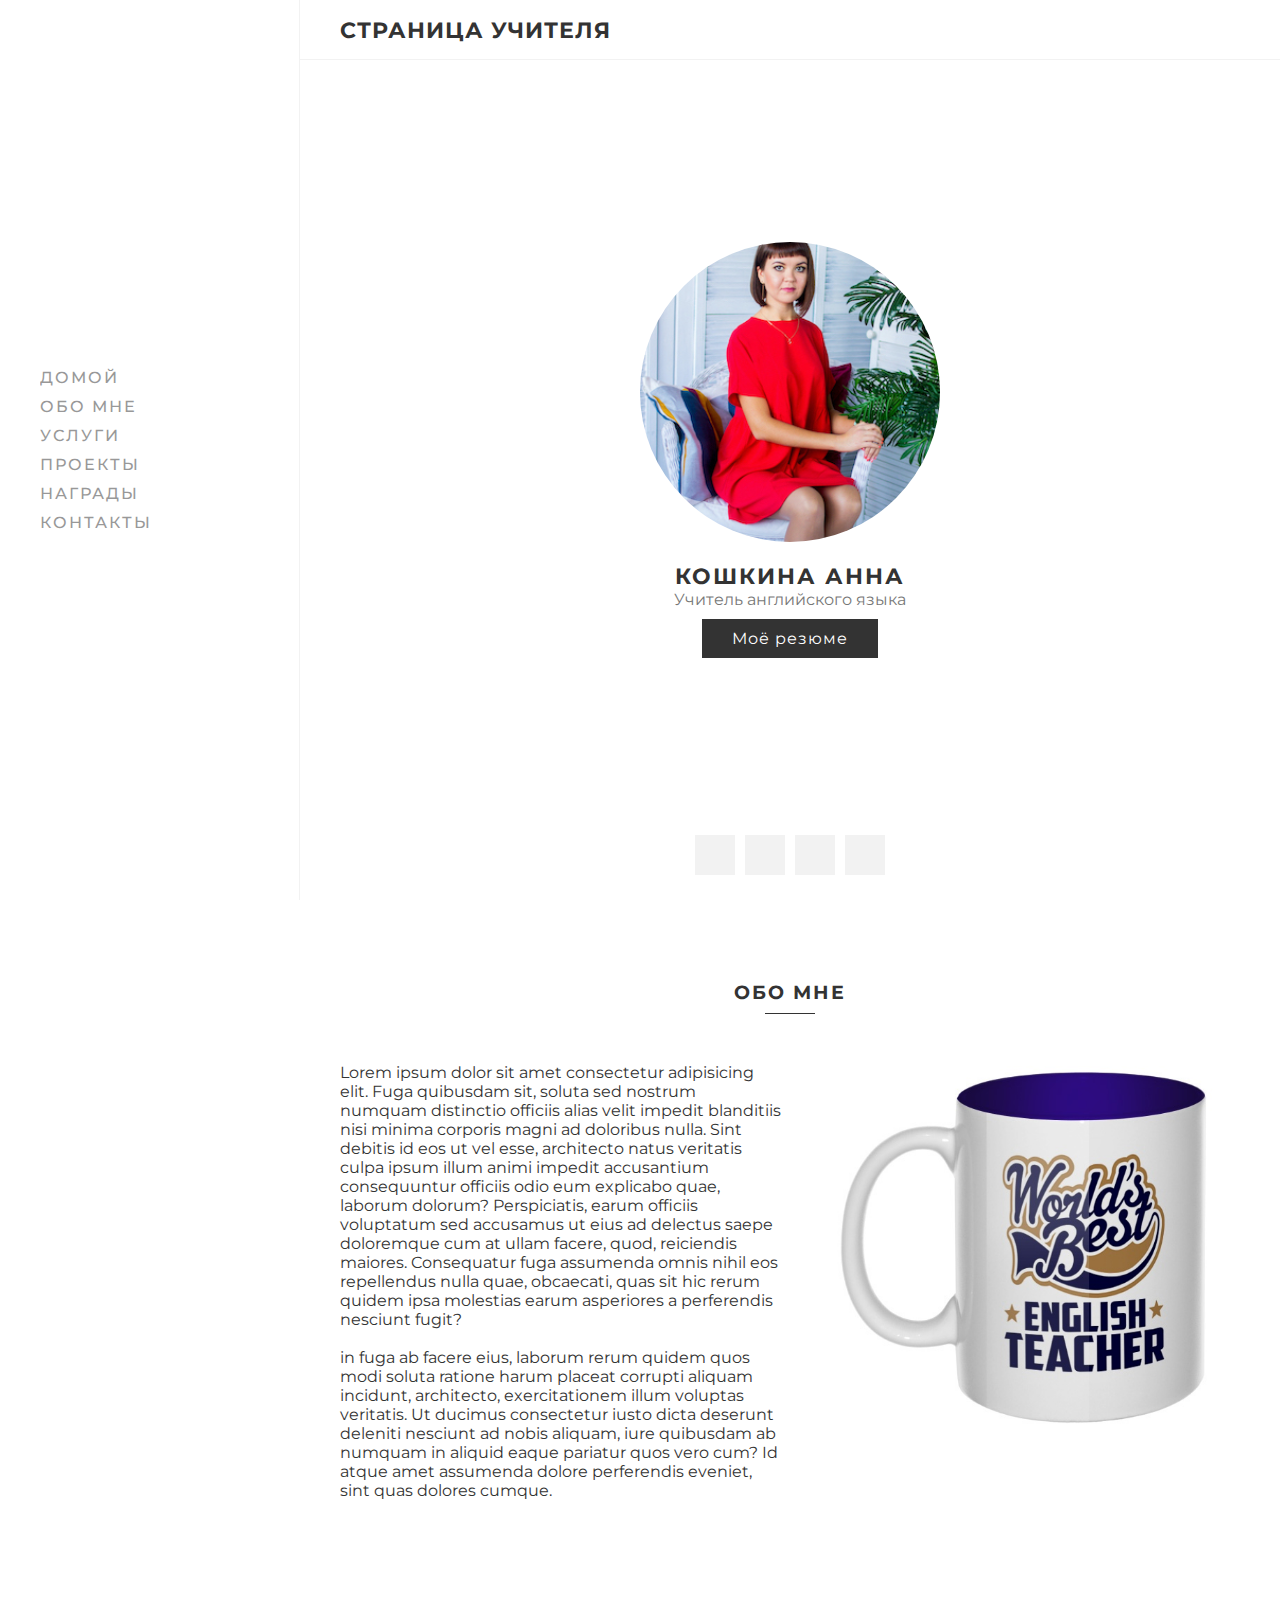
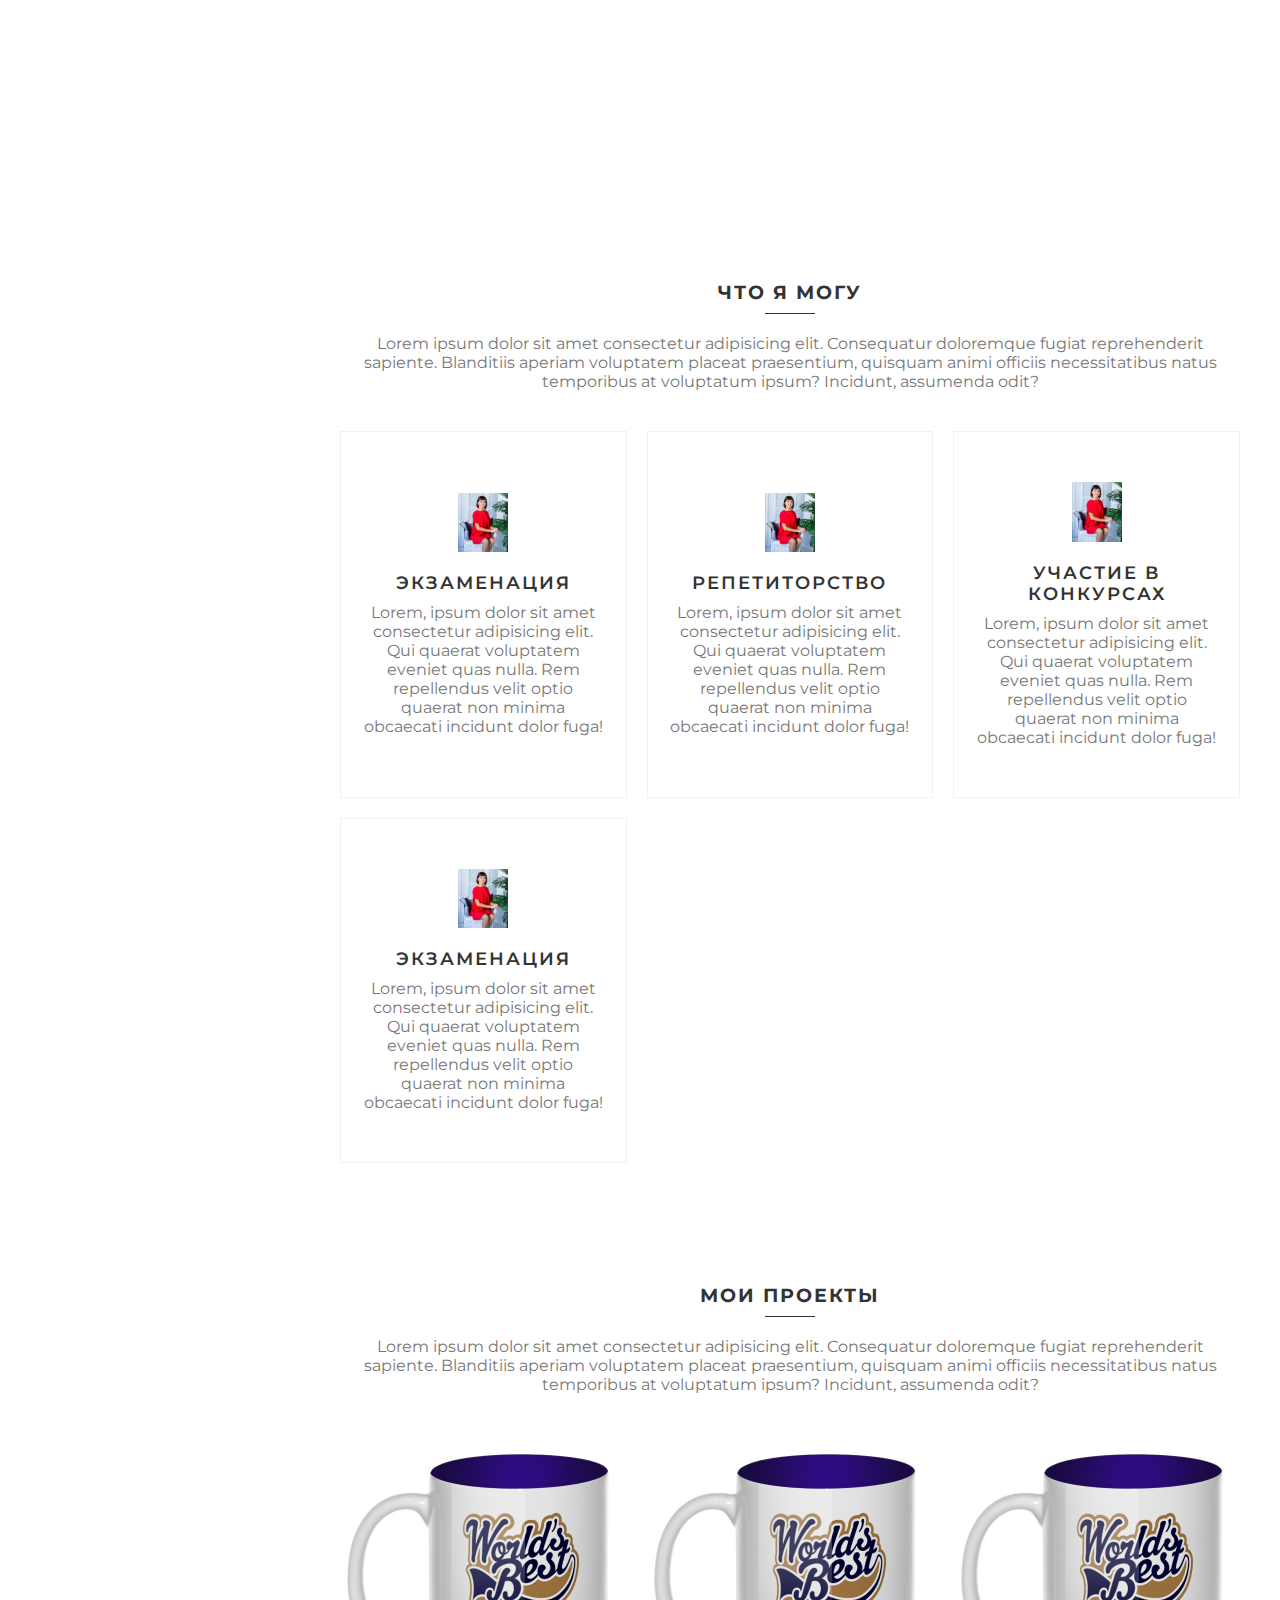
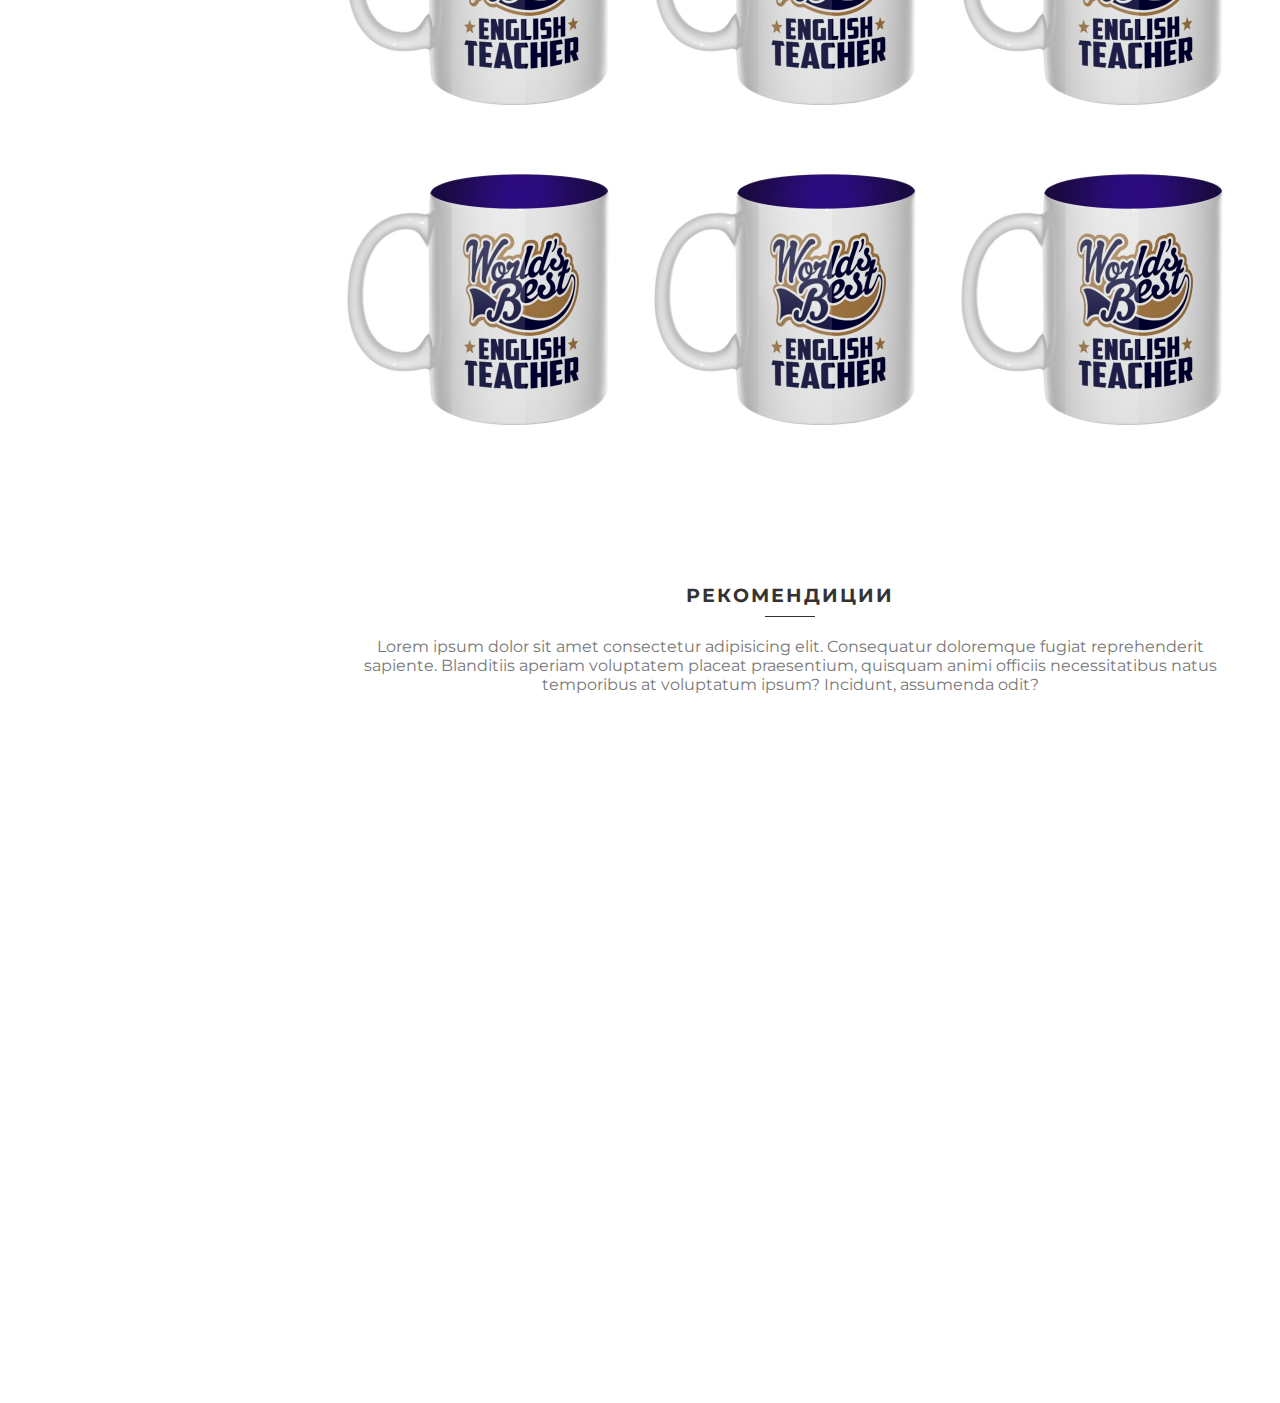
<file: index.html>
<!DOCTYPE html>
<html lang="en">
<head>
    <meta charset="UTF-8">
    <meta http-equiv="X-UA-Compatible" content="IE=edge">
    <meta name="viewport" content="width=device-width, initial-scale=1.0">
    <title>Teacher Portfolio Website</title>
    <link rel="stylesheet" href="style.css">
    <link rel="stylesheet" href="https://cdnjs.cloudflare.com/ajax/libs/font-awesome/6.4.0/css/all.min.css" integrity="sha512-iecdLmaskl7CVkqkXNQ/ZH/XLlvWZOJyj7Yy7tcenmpD1ypASozpmT/E0iPtmFIB46ZmdtAc9eNBvH0H/ZpiBw==" crossorigin="anonymous" referrerpolicy="no-referrer" />
</head>
<body>
    <div class="container">
        <div class="navigation">
            <ul>
                <li><a href="#banner">Домой</a></li>
                <li><a href="#about">Обо мне</a></li>
                <li><a href="#services">Услуги</a></li>
                <li><a href="#project">Проекты</a></li>
                <li><a href="#testimonials">Награды</a></li>
                <li><a href="#">Контакты</a></li>
            </ul>
        </div>
        <div class="main">
            <div class="topbar">
                <a href="#" class="logo">Страница учителя</a>
                <div class="toggle">
                    <i class="fa-solid fa-bars"></i>
                </div>
            </div>
            <!-- BANNER -->
            <section class="banner" id="banner">
                <div class="content">
                    <div class="imgBx">
                        <img src="user.jpg" alt="">
                    </div>
                    <h3>Кошкина Анна</h3>
                    <p>Учитель английского языка</p>
                    <a href="CV/index.html" class="btn">Моё резюме</a>
                    <ul class="socialMedia">
                        <li><a href="https://yandex.com"><i class="fa-solid fa-envelope"></i></a></li>
                        <li><a href="#"><i class="fa-solid fa-globe"></i></a></li>
                        <li><a href="#"><i class="fa-brands fa-vk"></i></a></li>
                        <li><a href="#"><i class="fa-solid fa-location-dot"></i></a></li>
                    </ul>
                </div>
            </section>

            <!-- ABOUT -->
            <section class="about adjust" id="about">
                <div class="title">
                    <h2>Обо мне</h2>
                </div>
                <div class="content">
                    <div class="textBox">
                        <br>Lorem ipsum dolor sit amet consectetur adipisicing elit. Fuga quibusdam sit, soluta sed nostrum numquam distinctio officiis alias velit impedit blanditiis nisi minima corporis magni ad doloribus nulla. Sint debitis id eos ut vel esse, architecto natus veritatis culpa ipsum illum animi impedit accusantium consequuntur officiis odio eum explicabo quae, laborum dolorum? Perspiciatis, earum officiis voluptatum sed accusamus ut eius ad delectus saepe doloremque cum at ullam facere, quod, reiciendis maiores. Consequatur fuga assumenda omnis nihil eos repellendus nulla quae, obcaecati, quas sit hic rerum quidem ipsa molestias earum asperiores a perferendis nesciunt fugit? <br><br> in fuga ab facere eius, laborum rerum quidem quos modi soluta ratione harum placeat corrupti aliquam incidunt, architecto, exercitationem illum voluptas veritatis. Ut ducimus consectetur iusto dicta deserunt deleniti nesciunt ad nobis aliquam, iure quibusdam ab numquam in aliquid eaque pariatur quos vero cum? Id atque amet assumenda dolore perferendis eveniet, sint quas dolores cumque.</p>
                    </div>
                    <div class="imgBx">
                        <img src="/promo.jpg" >
                    </div>
                </div>
            </section>

            <!--  -->
            <section class="services adjust" id="services">
                <div class="title">
                    <h2>Что я могу</h2>
                    <p>Lorem ipsum dolor sit amet consectetur adipisicing elit. Consequatur doloremque fugiat reprehenderit sapiente. Blanditiis aperiam voluptatem placeat praesentium, quisquam animi officiis necessitatibus natus temporibus at voluptatum ipsum? Incidunt, assumenda odit?</p>
                </div>
                <div class="content">
                    <div class="serviceBox">
                        <img src="/user.jpg" alt="">
                        <h2>Экзаменация</h2>
                        <p>Lorem, ipsum dolor sit amet consectetur adipisicing elit. Qui quaerat voluptatem eveniet quas nulla. Rem repellendus velit optio quaerat non minima obcaecati incidunt dolor fuga!</p>
                    </div>
                    <div class="serviceBox">
                        <img src="/user.jpg" alt="">
                        <h2>Репетиторство</h2>
                        <p>Lorem, ipsum dolor sit amet consectetur adipisicing elit. Qui quaerat voluptatem eveniet quas nulla. Rem repellendus velit optio quaerat non minima obcaecati incidunt dolor fuga!</p>
                    </div>
                    <div class="serviceBox">
                        <img src="/user.jpg" alt="">
                        <h2>Участие в конкурсах</h2>
                        <p>Lorem, ipsum dolor sit amet consectetur adipisicing elit. Qui quaerat voluptatem eveniet quas nulla. Rem repellendus velit optio quaerat non minima obcaecati incidunt dolor fuga!</p>
                    </div>
                    <div class="serviceBox">
                        <img src="/user.jpg" alt="">
                        <h2>Экзаменация</h2>
                        <p>Lorem, ipsum dolor sit amet consectetur adipisicing elit. Qui quaerat voluptatem eveniet quas nulla. Rem repellendus velit optio quaerat non minima obcaecati incidunt dolor fuga!</p>
                    </div>
                </div>
            </section>    

            <!-- Projects -->

            <section class="project adjust" id="project">
                <div class="title">
                    <h2>Мои проекты</h2>
                    <p>Lorem ipsum dolor sit amet consectetur adipisicing elit. Consequatur doloremque fugiat reprehenderit sapiente. Blanditiis aperiam voluptatem placeat praesentium, quisquam animi officiis necessitatibus natus temporibus at voluptatum ipsum? Incidunt, assumenda odit?</p>
                </div>
                <div class="content">
                    <div class="workBx">
                        <div class="imgBx">
                            <img src="/promo.jpg" alt="">
                        </div>
                        <div class="textBx">
                            <h3>Проект 1</h3>
                        </div>
                    </div>
                    <div class="workBx">
                        <div class="imgBx">
                            <img src="/promo.jpg" alt="">
                        </div>
                        <div class="textBx">
                            <h3>Проект 1</h3>
                        </div>
                    </div>
                    <div class="workBx">
                        <div class="imgBx">
                            <img src="/promo.jpg" alt="">
                        </div>
                        <div class="textBx">
                            <h3>Проект 1</h3>
                        </div>
                    </div>
                    <div class="workBx">
                        <div class="imgBx">
                            <img src="/promo.jpg" alt="">
                        </div>
                        <div class="textBx">
                            <h3>🤡🤡🤡🤡</h3>
                        </div>
                    </div>
                    <div class="workBx">
                        <div class="imgBx">
                            <img src="/promo.jpg" alt="">
                        </div>
                        <div class="textBx">
                            <h3>Проект 1</h3>
                        </div>
                    </div>
                    <div class="workBx">
                        <div class="imgBx">
                            <img src="/promo.jpg" alt="">
                        </div>
                        <div class="textBx">
                            <h3>Проект 1</h3>
                        </div>
                    </div>
                </div>
            </section>

            <!-- Testimonials -->

            <section class="testimonials adjust" id="testimonials">
                <div class="title">
                    <h2>Рекомендиции</h2>
                    <p>Lorem ipsum dolor sit amet consectetur adipisicing elit. Consequatur doloremque fugiat reprehenderit sapiente. Blanditiis aperiam voluptatem placeat praesentium, quisquam animi officiis necessitatibus natus temporibus at voluptatum ipsum? Incidunt, assumenda odit?</p>
                </div>
            </section>

        </div>
    </div>

    <script>
        let toggle = document.querySelector('.toggle');
        let topbar = document.querySelector('.topbar');
        let navigation = document.querySelector('.navigation');
        let main = document.querySelector('.main');
        toggle.onclick = function(){
            toggle.classList.toggle('active')
            topbar.classList.toggle('active')
            navigation.classList.toggle('active')
            main.classList.toggle('active')
        }
    </script>
</body>
</html>
</file>
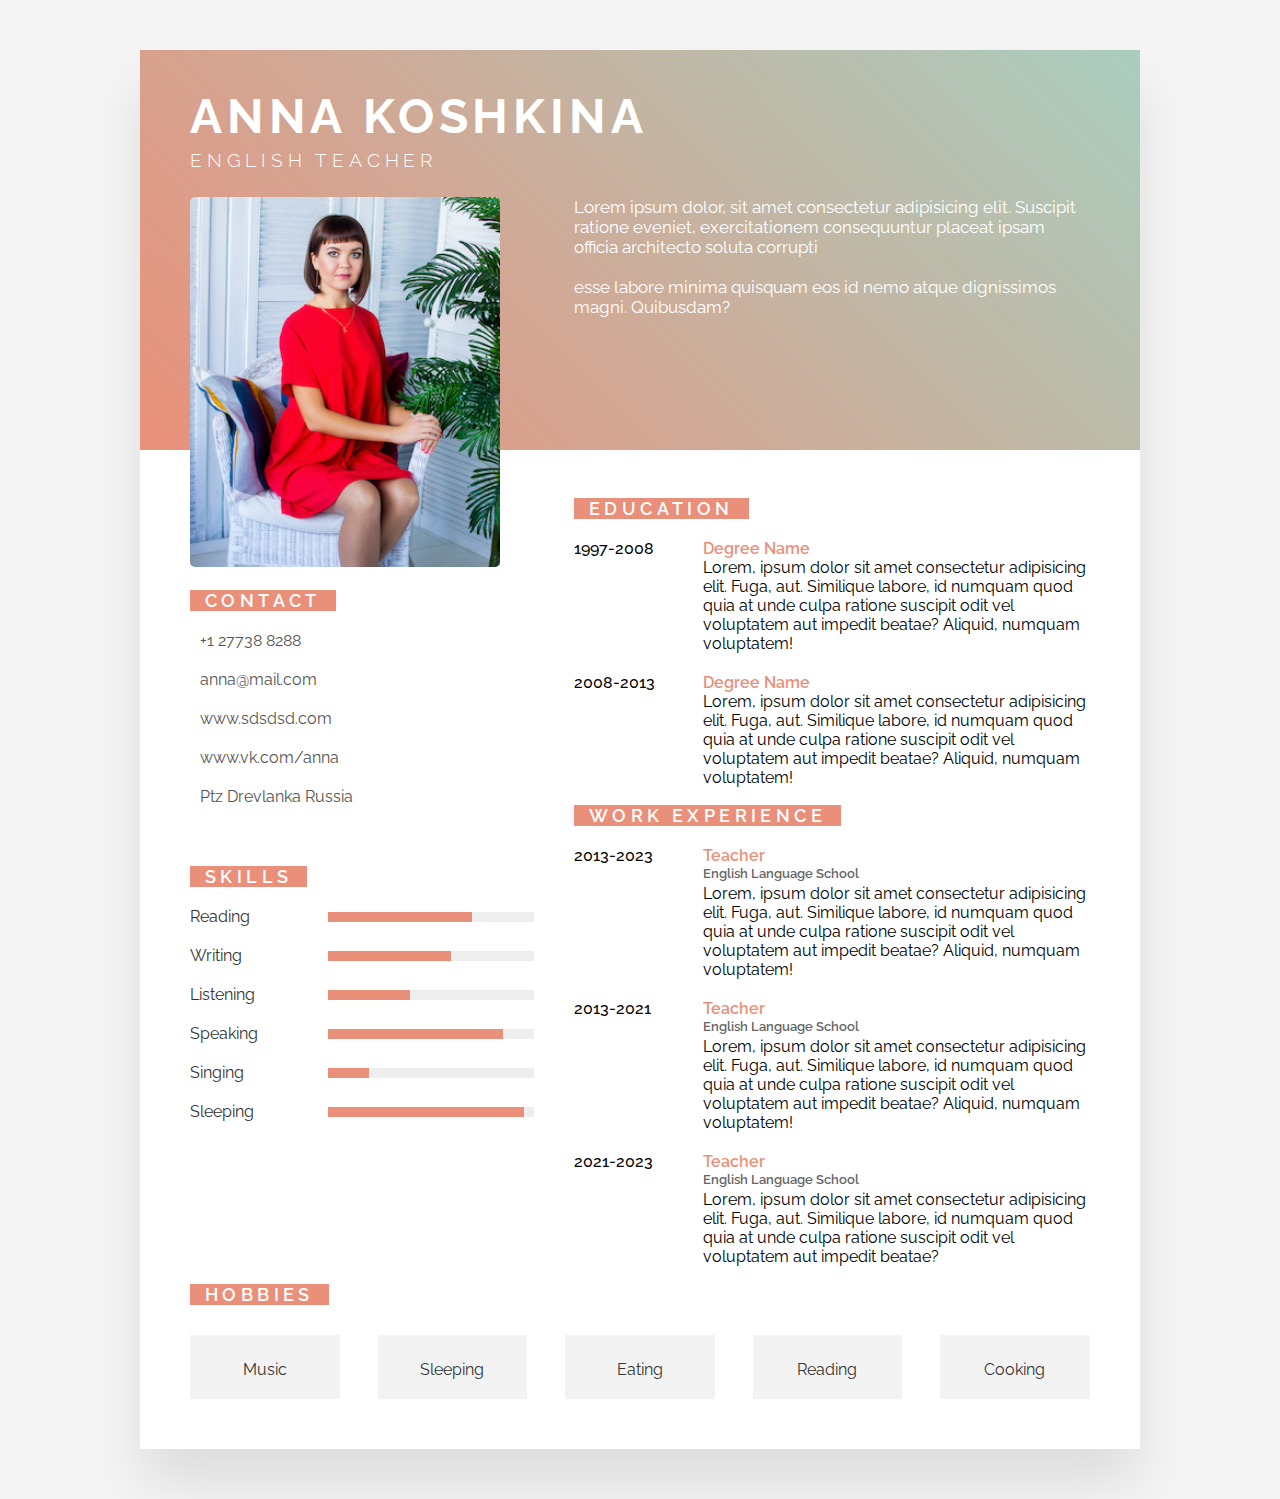
<file: CV/index.html>
<!DOCTYPE html>
<html lang="en">

<head>
    <meta charset="UTF-8">
    <meta http-equiv="X-UA-Compatible" content="IE=edge">
    <meta name="viewport" content="width=device-width, initial-scale=1.0">
    <title>English Teacher CV</title>
    <link rel="stylesheet" href="https://cdnjs.cloudflare.com/ajax/libs/font-awesome/6.4.0/css/all.min.css"
        integrity="sha512-iecdLmaskl7CVkqkXNQ/ZH/XLlvWZOJyj7Yy7tcenmpD1ypASozpmT/E0iPtmFIB46ZmdtAc9eNBvH0H/ZpiBw=="
        crossorigin="anonymous" referrerpolicy="no-referrer" />
    <link rel="stylesheet" type="text/css" href="style.css">
</head>

<body>
    <a href="../index.html" class="mainWebsite"><i class="fa-solid fa-arrow-left"></i></a>
    <style>
        .mainWebsite{
            margin: 20px 0;
            color: #111;
            text-decoration: none;
        }
    </style>
    <div class="container">
        <div class="top">
            <h2>Anna Koshkina<br><span>English Teacher</span></h2>
            <div class="group">
                <div class="leftSide">
                    <div class="imgBx">
                        <img src="/CV/img/img.jpg" alt="portrait">
                    </div>

                </div>
                <div class="rightSide">
                    <p>Lorem ipsum dolor, sit amet consectetur adipisicing elit. Suscipit ratione eveniet,
                        exercitationem
                        consequuntur placeat ipsam officia architecto soluta corrupti<br><br> esse labore minima
                        quisquam
                        eos id nemo atque dignissimos magni. Quibusdam?</p>
                </div>
            </div>
        </div>
        <div class="bottom">
            <div class="left_side">
                <h4>Contact</h4>
                <ul class="contactInfo">
                    <li>
                        <span class="icon"><i class="fa-solid fa-phone"></i></span>
                        <span class="text">+1 27738 8288</span>
                    </li>
                    <li>
                        <span class="icon"><i class="fa-solid fa-envelope"></i></span>
                        <span class="text">anna@mail.com</span>
                    </li>
                    <li>
                        <span class="icon"><i class="fa-solid fa-globe"></i></span>
                        <span class="text">www.sdsdsd.com</span>
                    </li>
                    <li>
                        <span class="icon"><i class="fa-brands fa-vk"></i></span>
                        <span class="text">www.vk.com/anna</span>
                    </li>
                    <li>
                        <span class="icon"><i class="fa-solid fa-location-dot"></i></span>
                        <span class="text">Ptz Drevlanka Russia</span>
                    </li>
                </ul>

                <h4>Skills</h4>
                <div class="skills">
                    <div class="skillsBox" style="--i:70%;">
                        <p>Reading</p>
                        <div class="value"></div>
                    </div>
                    <div class="skillsBox" style="--i:60%;">
                        <p>Writing</p>
                        <div class="value"></div>
                    </div>
                    <div class="skillsBox" style="--i:40%;">
                        <p>Listening</p>
                        <div class="value"></div>
                    </div>
                    <div class="skillsBox" style="--i:85%;">
                        <p>Speaking</p>
                        <div class="value"></div>
                    </div>
                    <div class="skillsBox" style="--i:20%;">
                        <p>Singing</p>
                        <div class="value"></div>
                    </div>
                    <div class="skillsBox" style="--i:95%;">
                        <p>Sleeping</p>
                        <div class="value"></div>
                    </div>
                </div>
            </div>
            <div class="right_side">
                <h4 class="adjstMargin">Education</h4>
                <div class="edu_group">
                    <div class="edu_groupBx">
                        <p>1997-2008</p>
                        <div class="value">
                            <b>Degree Name</b>
                            <p>Lorem, ipsum dolor sit amet consectetur adipisicing elit.
                                Fuga, aut. Similique labore, id numquam quod quia at unde culpa ratione suscipit
                                odit vel voluptatem aut impedit beatae? Aliquid, numquam voluptatem!</p>
                        </div>
                    </div>
                    <div class="edu_groupBx">
                        <p>2008-2013</p>
                        <div class="value">
                            <b>Degree Name</b>
                            <p>Lorem, ipsum dolor sit amet consectetur adipisicing elit.
                                Fuga, aut. Similique labore, id numquam quod quia at unde culpa ratione suscipit
                                odit vel voluptatem aut impedit beatae? Aliquid, numquam voluptatem!</p>
                        </div>
                    </div>
                </div>

                <h4 class="adjstMargin">Work Experience</h4>
                <div class="edu_group">
                    <div class="edu_groupBx">
                        <p>2013-2023</p>
                        <div class="value">
                            <b>Teacher<br><span>English Language School</span></b>
                            <p>Lorem, ipsum dolor sit amet consectetur adipisicing elit.
                                Fuga, aut. Similique labore, id numquam quod quia at unde culpa ratione suscipit
                                odit vel voluptatem aut impedit beatae? Aliquid, numquam voluptatem!</p>
                        </div>
                    </div>


                    <div class="edu_groupBx">
                        <p>2013-2021</p>
                        <div class="value">
                            <b>Teacher<br><span>English Language School</span></b>
                            <p>Lorem, ipsum dolor sit amet consectetur adipisicing elit.
                                Fuga, aut. Similique labore, id numquam quod quia at unde culpa ratione suscipit
                                odit vel voluptatem aut impedit beatae? Aliquid, numquam voluptatem!</p>
                        </div>
                    </div>

                    <div class="edu_groupBx">
                        <p>2021-2023</p>
                        <div class="value">
                            <b>Teacher<br><span>English Language School</span></b>
                            <p>Lorem, ipsum dolor sit amet consectetur adipisicing elit.
                                Fuga, aut. Similique labore, id numquam quod quia at unde culpa ratione suscipit
                                odit vel voluptatem aut impedit beatae?</p>
                        </div>
                    </div>
                </div>
            </div>
        </div>

        <div class="hobbies">
            <h4 class="adjstMargin">Hobbies</h4>
            <ul>
                <li>
                    <i class="fa-solid fa-music"></i>
                    <p>Music</p>
                </li>
                <li>
                    <i class="fa-solid fa-bed"></i>
                    <p>Sleeping</p>
                </li>
                <li>
                    <i class="fa-solid fa-cookie-bite"></i>
                    <p>Eating</p>
                </li>
                <li>
                    <i class="fa-brands fa-readme"></i>
                    <p>Reading</p>
                </li>
                <li>
                    <i class="fa-solid fa-kitchen-set"></i>
                    <p>Cooking</p>
                </li>
            </ul>
        </div>
    </div>
</body>

</html>
</file>
<file: style.css>
/* @import url('https://fonts.googleapis.com/css2?family=Poppins:wght@200;300;400;500;600;700;800;900&display=swap'); */
/* @import url('https://fonts.googleapis.com/css2?family=Raleway:wght@200;300;400;500;600;700;800;900&display=swap'); */

@import url('https://fonts.googleapis.com/css2?family=Montserrat:wght@200;300;400;500;600;700;800;900&display=swap');
*
{
    margin: 0;
    padding: 0;
    box-sizing: border-box;
    font-family: 'Montserrat', sans-serif;
}
:root {
    --black: #333;
    --black2: #333;
    --white: #fff;
    --white2: #fff;
}

body {
    overflow-x: hidden;
}
.container {
    position: relative;
    width: 100%;
}
.navigation {
    position: fixed;
    width: 300px;
    height: 100%;
    border-right: 1px solid rgba(0, 0, 0, 0.05);
    background: var(--white2);
    display: flex;
    justify-content: center;
    align-items: center;
    overflow: hidden;
    transition: width 0.5s;
}
.navigation.active {
    width: 0;
}
.navigation ul {
    position: relative;
    top: 0;
    left: 0;
    width: 100%;
    padding: 20px 40px;
}
.navigation ul li {
    position: relative;
    width: 100%;
    list-style: none;
}
.navigation ul li a {
    position: relative;
    display: block;
    width: 100%;
    margin: 10px 0;
    white-space: normal;
    display: flex;
    text-transform: uppercase;
    text-decoration: none;
    color: var(--black);
    font-weight: 500;
    letter-spacing: 2px;
    opacity: 0.5;
}
.navigation ul li a:hover {
    opacity: 1;
}
.main {
    position: relative;
    width: calc(100% - 300px);
    left: 300px;
    background: var(--white);
    min-height: 100vh;
    transition: width 0.5s, left 0.5s;
}
.main.active {
    width: 100%;
    left: 0px;
}
.main .topbar {
    position: fixed;
    top: 0;
    width: calc(100% - 300px);
    left: 300px;
    background: var(--white2);
    border-bottom: 1px solid rgba(0, 0, 0, 0.05);
    height: 60px;
    padding: 0 40px;
    display: flex;
    justify-content: space-between;
    align-items: center;
    z-index: 10000;
    transition: width 0.5s, left 0.5s;
}
.main .topbar.active {
    width: 100%;
    left: 0px;
}
.main .topbar .logo {
    color: var(--black);
    font-weight: 700;
    text-decoration: none;
    font-size: 1.4em;
    text-transform: uppercase;
    letter-spacing: 1px;
}
.main .topbar .toggle {
    position: relative;
    width: 60px;
    height: 60px;
    cursor: pointer;
    display: flex;
    justify-content: center;
    align-items: center;
    font-size: 24px;
    color: var(--black);
}

section {
    position: relative;
    min-height: 100vh;
}
.banner {
    display: flex;
    justify-content: center;
    align-items: center;
    padding: 0 20px;
}

.banner .content {
    display: flex;
    flex-direction: column;
    align-items: center;
    justify-content: center;
}
.banner .imgBx {
    position: relative;
    width: 300px;
    height: 300px;
    overflow: hidden;
    border-radius: 50%;
    margin-bottom: 20px;
}
.banner .imgBx img {
    position: absolute;
    top: 0;
    left: 0;
    width: 100%;
    height: 100%;
    object-fit: cover;
}
h3 {
    position: relative;
    font-size: 1.4em;
    color: var(--black);
    letter-spacing: 2px;
    text-transform: uppercase;
}
p {
    color: #777;
}

.btn {
    position: relative;
    display: inline-block;
    padding: 10px 30px;
    background: var(--black2);
    color: #fff;
    font-weight: 400;
    letter-spacing: 1px;
    margin-top: 10px;
    text-decoration: none;
}

.socialMedia {
    position: absolute;
    bottom: 20px;
    display: flex;
}
.socialMedia li {
    list-style: none;

}
.socialMedia li a {
    display: inline-block;
    width: 40px;
    height: 40px;
    background: rgba(0, 0, 0, 0.05);
    margin: 5px;
    display: flex;
    justify-content: center;
    align-items: center;
    text-decoration: none;
    color: var(--black);
    font-size: 1.2em;
}
.socialMedia li a:hover {
    background: var(--black2);
    color: #fff;
}
.adjust {
    position: relative;
    min-height: 100vh;
    width: 100%;
    padding: 0 40px;
    padding-top: 80px;
    background: var(--white);
    color: var(--black);
    display: inline-block;
}

.title {
    width: 100%;
    text-align: center;
    /* display: flex;
    justify-content: center;
    align-items:center;
    flex-direction: column; */
}
.title h2 {
    position: relative;
    text-transform: uppercase;
    letter-spacing: 2px;
    font-size: 1.2em;
    margin-bottom: 30px;
}
.title h2::before {
    content:'';
    position: absolute;
    left: 50%;
    transform: translateX(-50%);
    bottom: -10px;
    width: 50px;
    height: 1px;
    background: var(--black);
}
.about .content {
    display: flex;
    justify-content: space-between;
    margin-top: 40px;
}
.about .content .textBox {
    width: 49%;
    min-width: 49%;
}
.about .content .imgBx {
    margin-left: 40px;
}
.about .content .imgBx  img {
    max-width: 100%;
}

.services .content {
    display: grid;
    grid-template-columns: repeat(3,1fr);
    grid-gap: 20px;
    margin: 40px 0;
}
.services .content .serviceBox {
    border: 1px solid rgba(0, 0, 0, 0.05);
    padding: 50px 20px;
    display: flex;
    background: var(--white2);
    justify-content: center;
    align-items: center;
    flex-direction: column;
}
.services .content .serviceBox img {
    max-width: 50px;
}
.services .content .serviceBox h2 {
    font-size: 1.1em;
    margin-top: 20px;
    margin-bottom: 10px;
    font-weight: 600;
    color: var(--black);
    text-align: center;
    letter-spacing: 2px;
    text-transform: uppercase;
}
.services .content .serviceBox p {
    text-align: center;
}

.project .content {
    display: grid;
    grid-template-columns: repeat(3,1fr);
    grid-gap: 20px;
    margin: 40px 0;
}

.project .content .workBx {
    position: relative;
    width: 100%;
    height: 300px;
    overflow: hidden;
}

.project .content .workBx .imgBx {
    position: relative;
    width: 100%;
    height: 100%;
    transform: translateY(0);
    transition: 0.5s ease-in-out;
}
.project .content .workBx:hover .imgBx {
    transform: translateY(-100%);
}
.project .content .workBx .imgBx img {
    position: absolute;
    top: 0;
    left: 0;
    width: 100%;
    height: 100%;
    object-fit: cover;
}
.project .content .workBx .textBx {
    position: absolute;
    position: absolute;
    top: 0;
    left: 0;
    width: 100%;
    height: 100%;
    background: var(--black);
    display: flex;
    justify-content: center;
    align-items:center;
    transform: translateY(100%);
    transition: 0.5s ease-in-out;
}
.project .content .workBx:hover .textBx {
    transform: translateY(0);
}
.project .content .workBx .textBx h3 {
    color: #fff;
    font-size: 1em;

}
</file>
<file: CV/style.css>
/* @import url('https://fonts.googleapis.com/css2?family=Poppins:wght@200;300;400;500;600;700;800;900&display=swap'); */
@import url('https://fonts.googleapis.com/css2?family=Raleway:wght@200;300;400;500;600;700;800;900&display=swap');

*
{
    margin: 0;
    padding: 0;
    box-sizing: border-box;
    font-family: 'Raleway', sans-serif;
}
body {
    display: flex;
    justify-content: center;
    min-height: 100vh;
    background: #f5f5f5;
}

.container {
    position: relative;
    width: 100%;
    max-width: 1000px;
    min-height: 1000px;
    background: #fff;
    margin: 50px;
    box-shadow: 0 35px 55px rgba(0, 0, 0, 0.1);
}

.top {
    position: relative;
    width: 100%;
    height: 400px;
    /* background: linear-gradient(45deg,#231fbf,#69175F); */
    background: linear-gradient(45deg,#EA907A,#AACDBE);
    padding: 50px;
}

h2 {
    font-size: 3em;
    color: #fff;
    text-transform: uppercase;
    line-height: 0.7em;
    letter-spacing: 0.1em;
}

h2 span {
    font-size: 0.4em;
    font-weight: 300;
}

.group {
    position: relative;
    display: grid;
    gap: 40px;
    width: 100%;
    grid-template-columns: 2fr 3fr;
    margin-top: 20px;
}

.group .imgBx {
    position: relative;
    width: 100%;
}
.group .imgBx img {
    width: 90%;
    border-radius: 5px;
}




.group p {
    color: #fff;
    font-size: 1.05em;
}

.bottom {
    position: relative;
    display: grid;
    margin: 50px 50px 0;
    gap: 40px;
    grid-template-columns: 2fr 3fr;
}

.bottom .left_side {
    margin-top: 50px;
}
h4 {
    font-size: 1.1em;
    text-transform: uppercase;
    letter-spacing: 0.25em;
    color: #fff;
    /* background: #231fbf; */
    background: #EA907A;
    /* EA907A */
    font-weight: 600;
    padding: 0 15px;
    margin-top: 40px;
    display: inline-flex;
}
.contactInfo {
    position: relative;
    display: flex;
    flex-direction: column;
    gap: 20px;
    margin: 20px 0;
}

.contactInfo li {
    list-style: none;
    display: flex;
    gap: 10px;
}
.contactInfo li .icon {
    color: #EA907A;
}
.contactInfo li .text {
    color: #555;
}

.skills {
    position: relative;
    width: 100%;
    display: flex;
    flex-direction: column;
    gap: 20px;
    margin: 20px 0;
}
.skills .skillsBox {
    position: relative;
    display: grid;
    align-items: center;
    grid-template-columns: 2fr 3fr;
}
.skills .skillsBox p {
    color: #333;
}
.skills .skillsBox .value {
    position: relative;
    width: 100%;
    height: 10px;
    background: #eee;
}
.skills .skillsBox .value::before {
    content: '';
    position: absolute;
    width: var(--i);
    height: 100%;
    background: #EA907A;
}
.adjstMargin {
    margin-top: -10px;
}

.edu_group {
    position: relative;
    width: 100%;
    display: flex;
    flex-direction: column;
    gap: 20px;
    margin: 20px 0;
}

.edu_groupBx {
    position: relative;
    display: grid;
    grid-template-columns: 1fr 3fr;
}

.edu_groupBx p:nth-child(1) {
    font-weight: 500;
}

.edu_groupBx b {
    font-weight: 600;
    color: #EA907A;
}

.edu_groupBx b span {
    position: relative;
    top: -2px;
    font-size: 0.8em;
    color: #666;
}

.hobbies {
    padding: 0 50px 50px;
}

.hobbies ul {
    display: flex;
    margin-top: 30px;
    gap: 20px;
    justify-content: space-between;
}
.hobbies ul li {
    list-style: none;
    color: #333;
    width: calc(100% / 6);
    padding: 20px 0;
    display: flex;
    flex-direction: column;
    gap: 5px;
    background: #f3f3f3;
    text-align: center;
    cursor: pointer;
}
.hobbies ul li:hover {
    background: #EA907A;
    color: #fff;
}
.hobbies ul li i {
    font-size: 2em;
}
</file>
